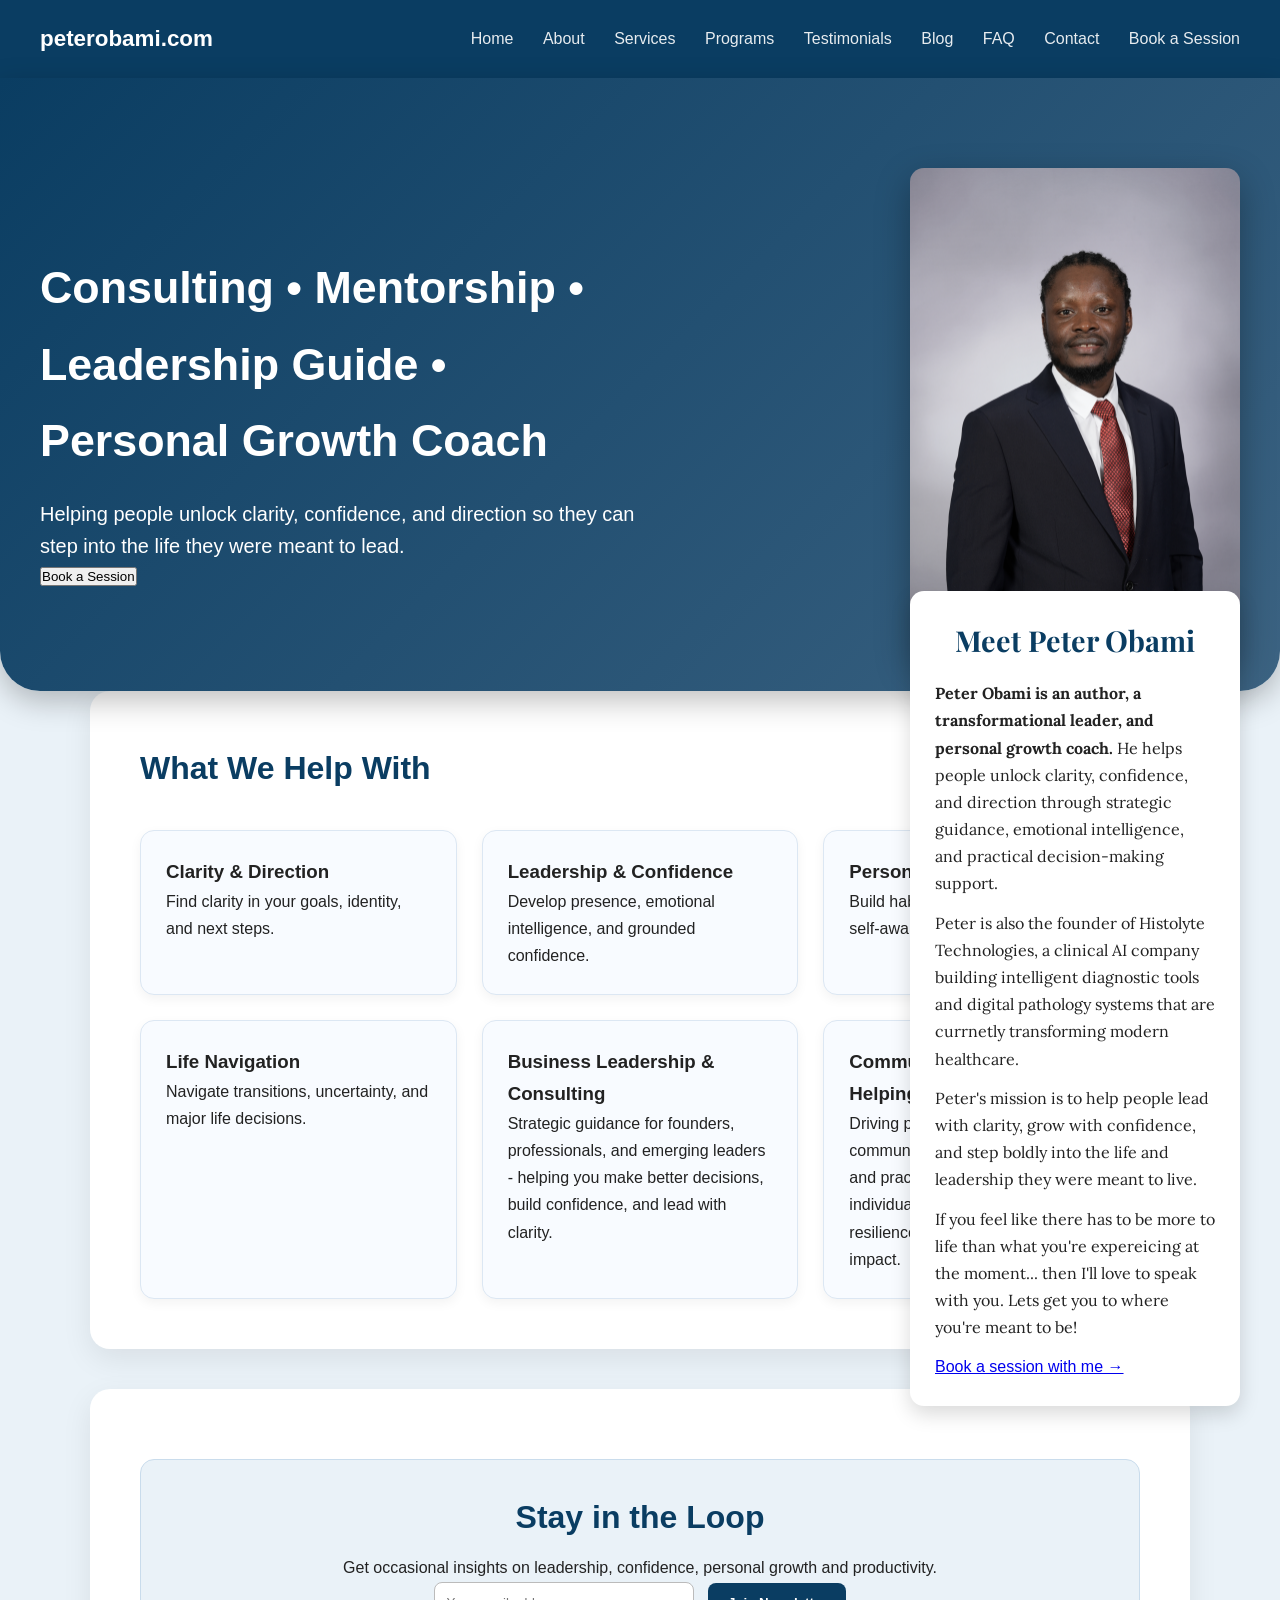
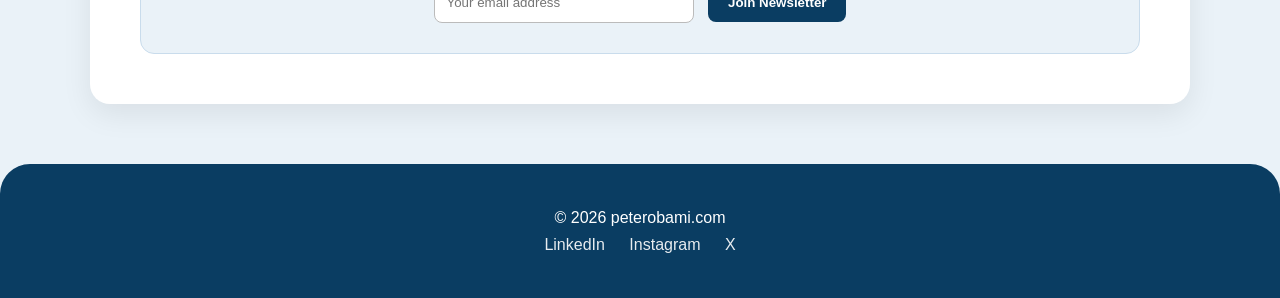
<file: index.html>
<!DOCTYPE html>
<html lang="en">
<head>
  <link rel="icon" type="image/png" href="favicon.png">
  <link rel="icon" type="image/x-icon" href="favicon.ico">
  <meta charset="UTF-8">
  <title>Peter Obami — Mentor & Leadership Guide</title>
  <meta name="viewport" content="width=device-width, initial-scale=1">
  <link rel="stylesheet" href="style.css">
</head>
<body>

<header>
  <div class="logo">peterobami.com</div>
  <nav>
    <a href="index.html">Home</a>
    <a href="about.html">About</a>
    <a href="services.html">Services</a>
    <a href="programs.html">Programs</a>
    <a href="testimonials.html">Testimonials</a>
    <a href="blog.html">Blog</a>
    <a href="faq.html">FAQ</a>
    <a href="contact.html">Contact</a>
    <a href="https://calendly.com/peterobami/new-meeting" class="cta-nav" target="_blank">Book a Session</a>
  </nav>
</header>

<!-- HERO SECTION -->
<section class="hero">
  <div class="hero-text">
    <h1>Consulting • Mentorship • Leadership Guide • Personal Growth Coach</h1>
    <p>Helping people unlock clarity, confidence, and direction so they can step into the life they were meant to lead.</p>

    <a href="https://calendly.com/peterobami/new-meeting" target="_blank">
      <button class="hero-btn">Book a Session</button>
    </a>
  </div>

  <div class="hero-image">
    <img src="peter-hero.jpg" alt="Peter Obami">
  </div>
</section>

<div class="founder-floating">
  <h2>Meet Peter Obami</h2>

  <p><strong>Peter Obami is an author, a transformational leader, and personal growth coach.</strong> He helps people unlock clarity, confidence, and direction through strategic guidance, emotional intelligence, and practical decision‑making support.</p>

  <p>Peter is also the founder of Histolyte Technologies, a clinical AI company building intelligent diagnostic tools and digital pathology systems that are currnetly transforming modern healthcare.</p>

  <p>Peter's mission is to help people lead with clarity, grow with confidence, and step boldly into the life and leadership they were meant to live.</p>

  <p>If you feel like there has to be more to life than what you're expereicing at the moment... then I'll love to speak with you. Lets get you to where you're meant to be!</p>
  <div class="founder-cta-watermark">
  <a href="https://calendly.com/peterobami/new-meeting" target="_blank">
    Book a session with me →
  </a>
</div>

</div>
<!-- WHAT WE HELP WITH -->
<section class="section">
  <h2>What We Help With</h2>

  <div class="card">
    <h3>Clarity & Direction</h3>
    <p>Find clarity in your goals, identity, and next steps.</p>
  </div>

  <div class="card">
    <h3>Leadership & Confidence</h3>
    <p>Develop presence, emotional intelligence, and grounded confidence.</p>
  </div>

  <div class="card">
    <h3>Personal Growth</h3>
    <p>Build habits, mindset, and self‑awareness for long‑term growth.</p>
  </div>

  <div class="card">
    <h3>Life Navigation</h3>
    <p>Navigate transitions, uncertainty, and major life decisions.</p>
  </div>

  <div class="card">
    <h3>Business Leadership & Consulting</h3>
    <p>Strategic guidance for founders, professionals, and emerging leaders - helping you make better decisions, build confidence, and lead with clarity.</p>
  </div>

  <div class="card">
  <h3>Community Development & Helping Hands</h3>
  <p>Driving positive change through community engagement, mentorship, and practical support - helping individuals and groups build resilience, confidence, and long‑term impact.</p>
  </div>

</section>

<!-- NEWSLETTER SECTION -->
<section class="section">
  <div class="newsletter">
    <h2>Stay in the Loop</h2>
    <p>Get occasional insights on leadership, confidence, personal growth and productivity.</p>
    <input type="email" placeholder="Your email address">
    <button type="button">Join Newsletter</button>
  </div>
</section>

<footer>
  <p>© 2026 peterobami.com</p>
  <div class="social-links">
  <a href="https://www.linkedin.com/in/peterobami" target="_blank">LinkedIn</a>
  <a href="https://www.instagram.com/peterobami_" target="_blank">Instagram</a>
  <a href="https://twitter.com/peterobami" target="_blank">X</a>
</div>
</footer>

</body>
</html>
</file>
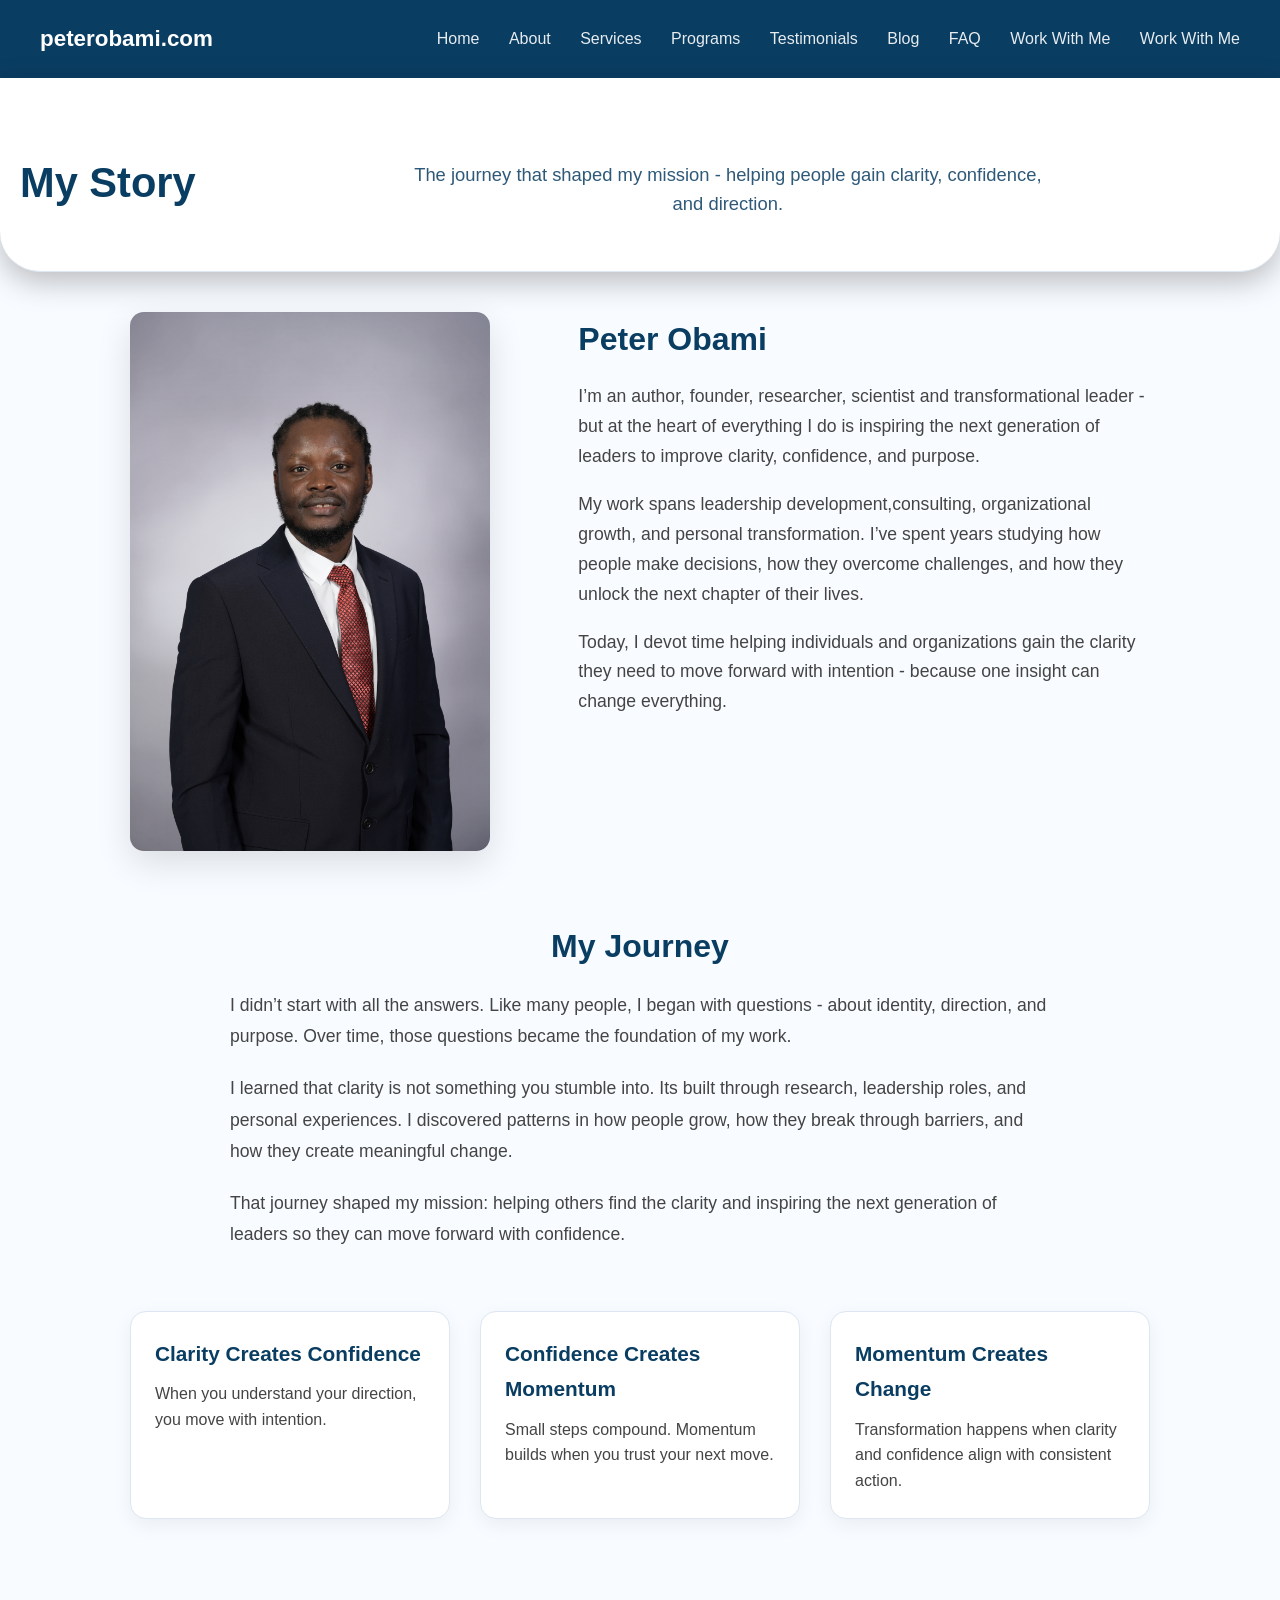
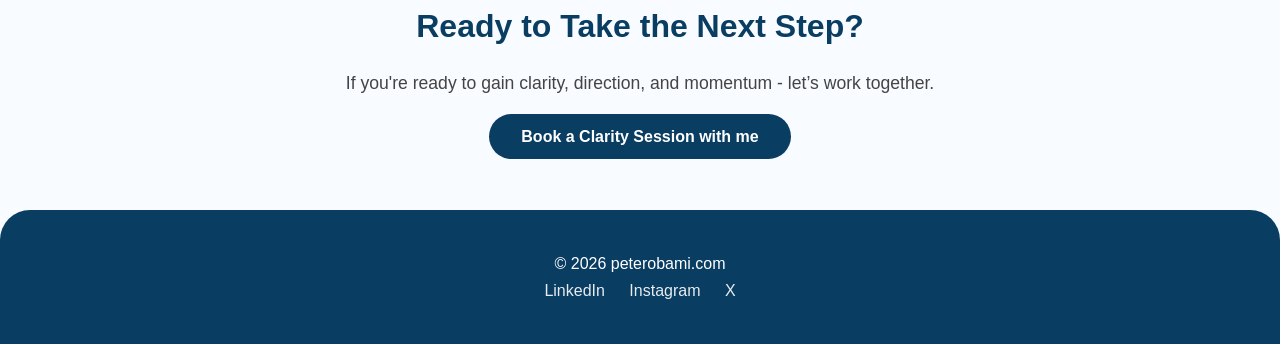
<file: about.html>
<!DOCTYPE html>
<html lang="en">
<head>
  <link rel="icon" type="image/png" href="favicon.png">
  <link rel="icon" type="image/x-icon" href="favicon.ico">

  <meta charset="UTF-8">
  <title>About — Peter Obami</title>
  <meta name="viewport" content="width=device-width, initial-scale=1">
  <link rel="stylesheet" href="style.css">

  <style>
    /* ============================
       LIGHT PREMIUM ABOUT PAGE
       ============================ */

    .about-page {
      background: #f8fbff;
    }

    /* HERO */
    .hero {
      background: white !important;
      padding: 70px 20px 40px !important;
      text-align: center;
      color: #0a3d62 !important;
      border-bottom: 1px solid #dce7f3;
    }

    .hero h1 {
      font-size: 2.6rem;
      font-weight: 700;
      margin-bottom: 12px;
    }

    .hero p {
      font-size: 1.15rem;
      max-width: 650px;
      margin: 0 auto;
      opacity: 0.85;
      line-height: 1.6;
    }

    /* MAIN BIO SECTION */
    .bio-section {
      max-width: 1100px;
      margin: 40px auto;
      display: grid;
      grid-template-columns: 1fr 1.4fr;
      gap: 40px;
      padding: 0 40px;
    }

    @media (max-width: 900px) {
      .bio-section {
        grid-template-columns: 1fr;
      }
    }

    .bio-photo img {
      width: 100%;
      max-width: 360px;
      border-radius: 14px;
      box-shadow: 0 12px 35px rgba(0,0,0,0.12);
    }

    .bio-text h2 {
      font-size: 2rem;
      color: #0a3d62;
      margin-bottom: 16px;
    }

    .bio-text p {
      font-size: 1.1rem;
      color: #444;
      line-height: 1.7;
      margin-bottom: 18px;
    }

    /* STORY SECTION */
    .story-section {
      max-width: 900px;
      margin: 60px auto;
      padding: 0 40px;
      text-align: left;
    }

    .story-section h2 {
      font-size: 2rem;
      color: #0a3d62;
      margin-bottom: 16px;
      text-align: center;
    }

    .story-section p {
      font-size: 1.1rem;
      color: #444;
      line-height: 1.8;
      margin-bottom: 20px;
    }

    /* BELIEFS SECTION */
    .beliefs-section {
      max-width: 1100px;
      margin: 60px auto;
      padding: 0 40px;
    }

    .beliefs-grid {
      display: grid;
      grid-template-columns: repeat(auto-fit, minmax(260px, 1fr));
      gap: 30px;
    }

    .belief-card {
      background: white;
      border-radius: 16px;
      padding: 24px;
      border: 1px solid #dce7f3;
      box-shadow: 0 6px 20px rgba(0,0,0,0.06);
    }

    .belief-card h3 {
      color: #0a3d62;
      margin-bottom: 10px;
      font-size: 1.3rem;
    }

    .belief-card p {
      color: #444;
      line-height: 1.6;
      font-size: 1rem;
    }

    /* CTA */
    .cta-section {
      text-align: center;
      margin: 80px auto 60px;
      max-width: 700px;
      padding: 0 40px;
    }

    .cta-section h2 {
      font-size: 2rem;
      color: #0a3d62;
      margin-bottom: 16px;
    }

    .cta-section p {
      font-size: 1.1rem;
      color: #444;
      margin-bottom: 24px;
      line-height: 1.7;
    }

    .cta-section a {
      padding: 14px 32px;
      background: #0a3d62;
      color: white;
      border-radius: 999px;
      text-decoration: none;
      font-weight: 600;
      transition: 0.2s ease;
    }

    .cta-section a:hover {
      background: #07405a;
    }

  </style>
</head>

<body>
<div class="about-page">

<header>
  <div class="logo">peterobami.com</div>
  <nav>
    <a href="index.html">Home</a>
    <a href="about.html">About</a>
    <a href="services.html">Services</a>
    <a href="programs.html">Programs</a>
    <a href="testimonials.html">Testimonials</a>
    <a href="blog.html">Blog</a>
    <a href="faq.html">FAQ</a>
    <a href="contact.html">Work With Me</a>
    <a href="https://calendly.com/peterobami/new-meeting" class="cta-nav" target="_blank">Work With Me</a>
  </nav>
</header>

<!-- HERO -->
<section class="hero">
  <h1>My Story</h1>
  <p>The journey that shaped my mission - helping people gain clarity, confidence, and direction.</p>
</section>

<!-- BIO SECTION -->
<section class="bio-section">
  <div class="bio-photo">
    <img src="peter-hero.jpg" alt="Peter Obami">
  </div>

  <div class="bio-text">
    <h2>Peter Obami</h2>
    <p>I’m an author, founder, researcher, scientist and transformational leader - but at the heart of everything I do is inspiring the next generation of leaders to improve clarity, confidence, and purpose.</p>

    <p>My work spans leadership development,consulting, organizational growth, and personal transformation. I’ve spent years studying how people make decisions, how they overcome challenges, and how they unlock the next chapter of their lives.</p>

    <p>Today, I devot time helping individuals and organizations gain the clarity they need to move forward with intention - because one insight can change everything.</p>
  </div>
</section>

<!-- STORY SECTION -->
<section class="story-section">
  <h2>My Journey</h2>

  <p>I didn’t start with all the answers. Like many people, I began with questions - about identity, direction, and purpose. Over time, those questions became the foundation of my work.</p>

  <p>I learned that clarity is not something you stumble into. Its built through research, leadership roles, and personal experiences. I discovered patterns in how people grow, how they break through barriers, and how they create meaningful change.</p>

  <p>That journey shaped my mission: helping others find the clarity and inspiring the next generation of leaders so they can move forward with confidence.</p>
</section>

<!-- BELIEFS SECTION -->
<section class="beliefs-section">
  <div class="beliefs-grid">

    <div class="belief-card">
      <h3>Clarity Creates Confidence</h3>
      <p>When you understand your direction, you move with intention.</p>
    </div>

    <div class="belief-card">
      <h3>Confidence Creates Momentum</h3>
      <p>Small steps compound. Momentum builds when you trust your next move.</p>
    </div>

    <div class="belief-card">
      <h3>Momentum Creates Change</h3>
      <p>Transformation happens when clarity and confidence align with consistent action.</p>
    </div>

  </div>
</section>

<!-- CTA -->
<section class="cta-section">
  <h2>Ready to Take the Next Step?</h2>
  <p>If you're ready to gain clarity, direction, and momentum - let’s work together.</p>
  <a href="contact.html">Book a Clarity Session with me</a>
</section>

<footer>
  <p>© 2026 peterobami.com</p>
  <div class="social-links">
    <a href="#">LinkedIn</a>
    <a href="#">Instagram</a>
    <a href="#">X</a>
  </div>
</footer>

</div>
</body>
</html>
</file>
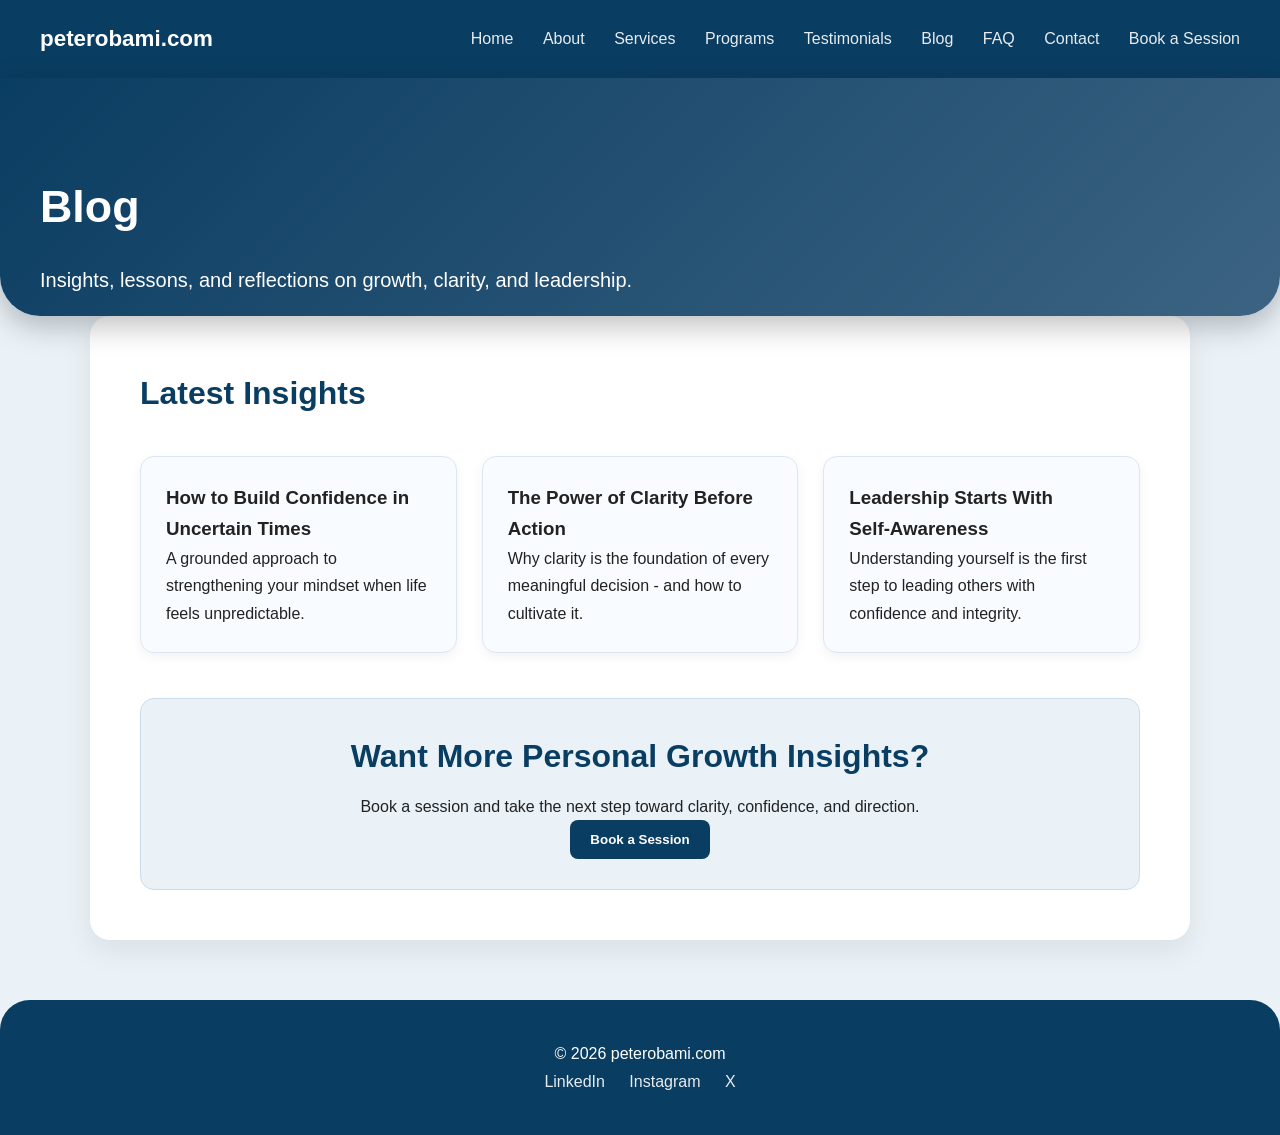
<file: blog.html>
<!DOCTYPE html>
<html lang="en">
<head>
  <link rel="icon" type="image/png" href="favicon.png">
  <link rel="icon" type="image/x-icon" href="favicon.ico">

  <meta charset="UTF-8">
  <title>Blog - Peter Obami</title>
  <meta name="viewport" content="width=device-width, initial-scale=1">
  <link rel="stylesheet" href="style.css">
</head>
<body>

<header>
  <div class="logo">peterobami.com</div>
  <nav>
    <a href="index.html">Home</a>
    <a href="about.html">About</a>
    <a href="services.html">Services</a>
    <a href="programs.html">Programs</a>
    <a href="testimonials.html">Testimonials</a>
    <a href="blog.html">Blog</a>
    <a href="faq.html">FAQ</a>
    <a href="contact.html">Contact</a>
    <a href="https://calendly.com/peterobami/new-meeting" class="cta-nav" target="_blank">Book a Session</a>
  </nav>
</header>

<!-- BLOG HERO -->
<section class="hero small-hero">
  <div class="hero-text">
    <h1>Blog</h1>
    <p>Insights, lessons, and reflections on growth, clarity, and leadership.</p>
  </div>
</section>

<!-- BLOG CONTENT -->
<section class="section">

  <h2>Latest Insights</h2>

  <div class="card">
    <h3>How to Build Confidence in Uncertain Times</h3>
    <p>A grounded approach to strengthening your mindset when life feels unpredictable.</p>
  </div>

  <div class="card">
    <h3>The Power of Clarity Before Action</h3>
    <p>Why clarity is the foundation of every meaningful decision - and how to cultivate it.</p>
  </div>

  <div class="card">
    <h3>Leadership Starts With Self‑Awareness</h3>
    <p>Understanding yourself is the first step to leading others with confidence and integrity.</p>
  </div>

  <!-- CTA -->
  <div class="newsletter">
    <h2>Want More Personal Growth Insights?</h2>
    <p>Book a session and take the next step toward clarity, confidence, and direction.</p>
    <a href="https://calendly.com/peterobami/new-meeting" target="_blank">
      <button type="button">Book a Session</button>
    </a>
  </div>

</section>

<footer>
  <p>© 2026 peterobami.com</p>
  <div class="social-links">
    <a href="#">LinkedIn</a>
    <a href="#">Instagram</a>
    <a href="#">X</a>
  </div>
</footer>

</body>
</html>
</file>
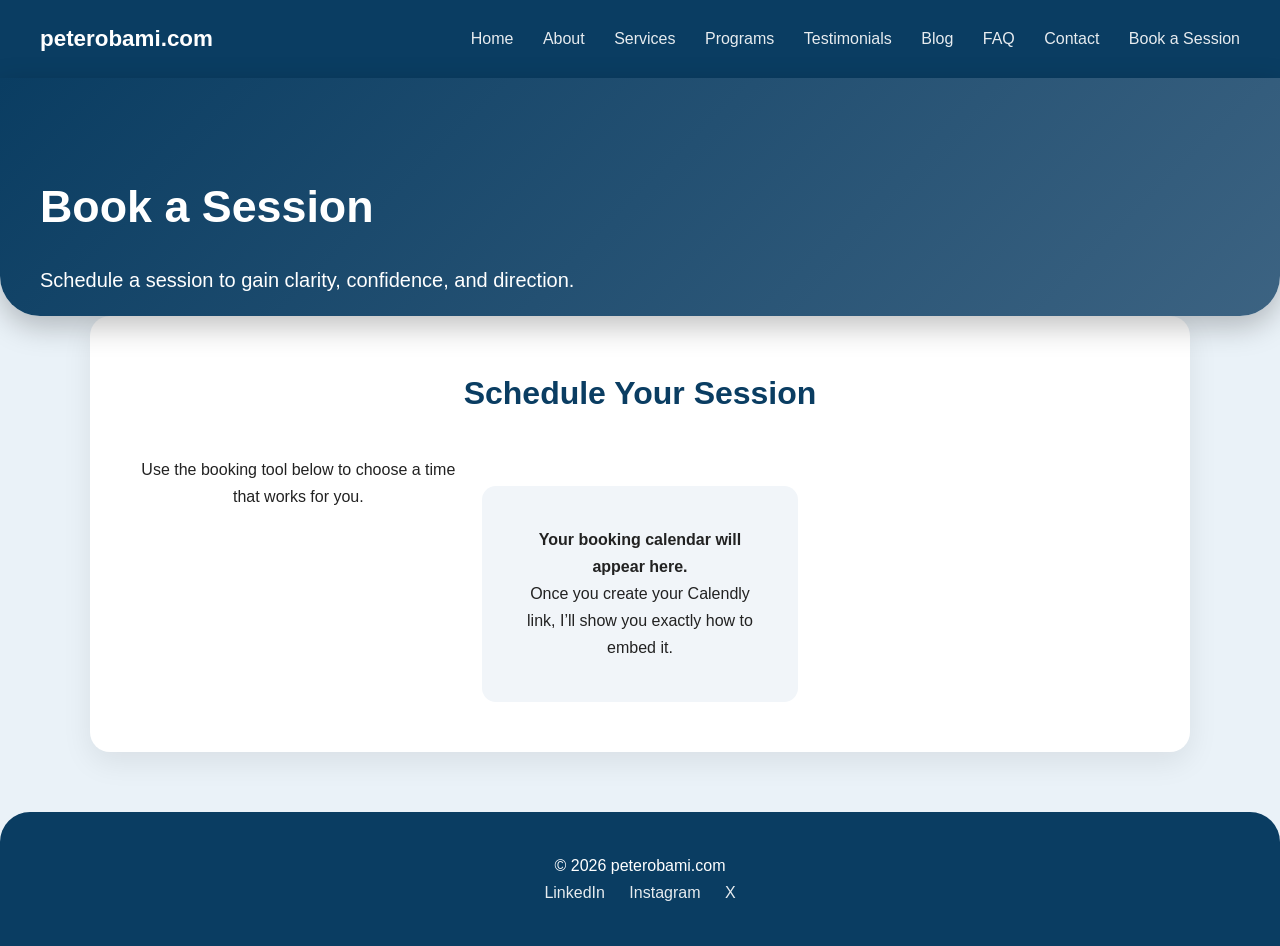
<file: booking.html>
<!DOCTYPE html>
<html lang="en">
<head>
  <link rel="icon" type="image/png" href="favicon.png">
  <link rel="icon" type="image/x-icon" href="favicon.ico">

  <meta charset="UTF-8">
  <title>Book a Session — Peter Obami</title>
  <meta name="viewport" content="width=device-width, initial-scale=1">
  <link rel="stylesheet" href="style.css">
</head>
<body>

<header>
  <div class="logo">peterobami.com</div>
  <nav>
    <a href="index.html">Home</a>
    <a href="about.html">About</a>
    <a href="services.html">Services</a>
    <a href="programs.html">Programs</a>
    <a href="testimonials.html">Testimonials</a>
    <a href="blog.html">Blog</a>
    <a href="faq.html">FAQ</a>
    <a href="contact.html">Contact</a>
    <a href="booking.html" class="cta-nav">Book a Session</a>
  </nav>
</header>

<!-- BOOKING HERO -->
<section class="hero small-hero">
  <div class="hero-text">
    <h1>Book a Session</h1>
    <p>Schedule a session to gain clarity, confidence, and direction.</p>
  </div>
</section>

<!-- BOOKING CONTENT -->
<section class="section" style="text-align:center;">

  <h2>Schedule Your Session</h2>
  <p>Use the booking tool below to choose a time that works for you.</p>

  <!-- PLACEHOLDER UNTIL YOU ADD YOUR CALENDLY LINK -->
  <div style="margin-top:30px; padding:40px; background:#f1f5f9; border-radius:14px;">
    <p><strong>Your booking calendar will appear here.</strong></p>
    <p>Once you create your Calendly link, I’ll show you exactly how to embed it.</p>
  </div>

</section>

<footer>
  <p>© 2026 peterobami.com</p>
  <div class="social-links">
    <a href="#">LinkedIn</a>
    <a href="#">Instagram</a>
    <a href="#">X</a>
  </div>
</footer>

</body>
</html>
</file>
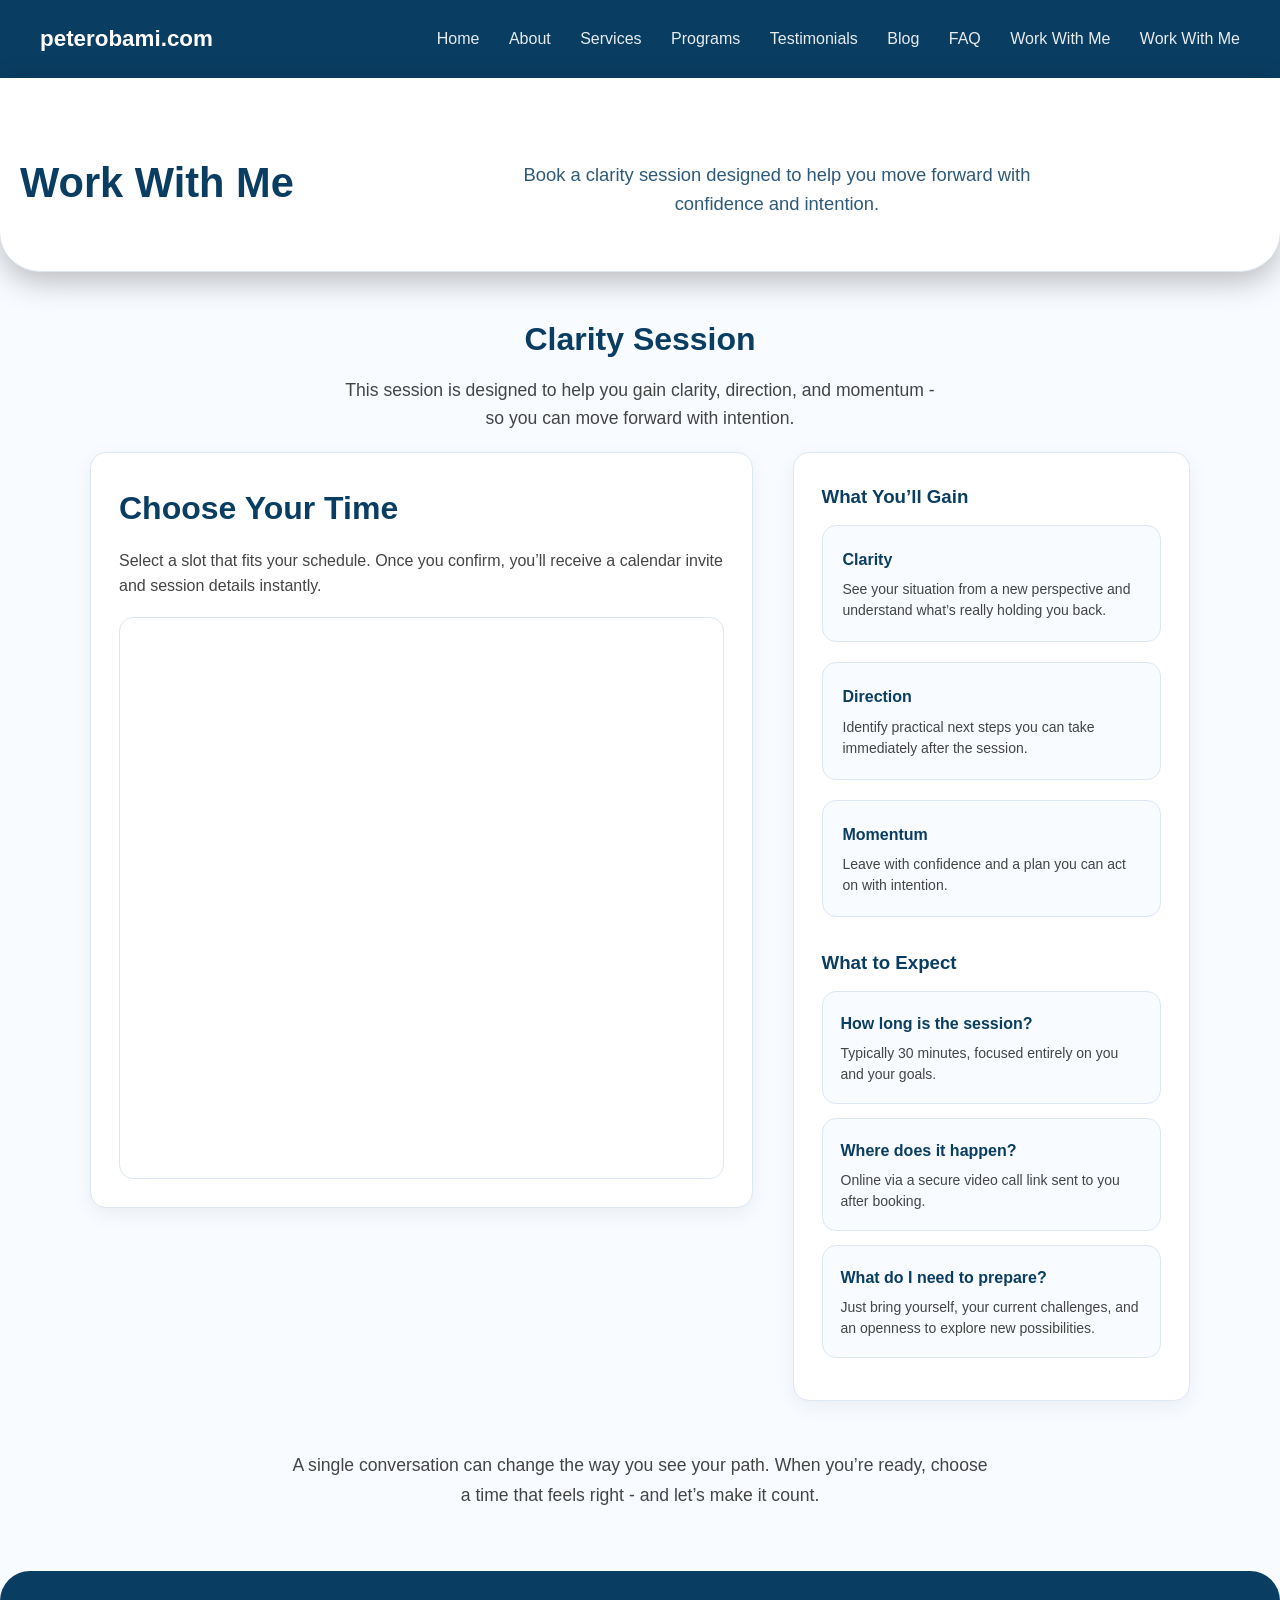
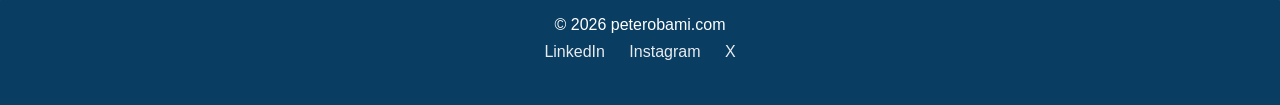
<file: contact.html>
<!DOCTYPE html>
<html lang="en">
<head>
  <meta charset="UTF-8">
  <title>Work With Me — Peter Obami</title>
  <meta name="viewport" content="width=device-width, initial-scale=1">
  <link rel="stylesheet" href="style.css">
  <link rel="icon" type="image/png" href="favicon.png">
  <link rel="icon" type="image/x-icon" href="favicon.ico">

  <style>
    /* ============================
       LIGHT PREMIUM OVERRIDES
       ============================ */

    .booking-page {
      background: #f8fbff;
    }

    /* HERO — Light, Tight, Premium */
    .hero {
      background: white !important;
      padding: 70px 20px 40px !important;
      text-align: center;
      color: #0a3d62 !important;
      border-bottom: 1px solid #dce7f3;
    }

    .hero h1 {
      font-size: 2.6rem;
      font-weight: 700;
      margin-bottom: 12px;
    }

    .hero p {
      font-size: 1.15rem;
      max-width: 600px;
      margin: 0 auto;
      opacity: 0.85;
      line-height: 1.6;
    }

    .hero-cta {
      margin-top: 28px;
      padding: 14px 32px;
      background: #0a3d62;
      color: white;
      border: none;
      border-radius: 999px;
      font-size: 1rem;
      cursor: pointer;
      transition: 0.2s ease;
    }

    .hero-cta:hover {
      background: #07405a;
    }

    /* SECTION HEADER */
    .section-header {
      text-align: center;
      margin: 40px auto 20px;
    }

    .section-header h2 {
      font-size: 2rem;
      color: #0a3d62;
      margin-bottom: 10px;
    }

    .section-header p {
      font-size: 1.1rem;
      color: #444;
      max-width: 600px;
      margin: 0 auto;
      line-height: 1.6;
    }

    /* MAIN SECTION OVERRIDE */
    .booking-page .section {
      background: transparent !important;
      box-shadow: none !important;
      padding: 0 !important;
      border-radius: 0 !important;
      display: block !important;
      max-width: 1100px !important;
      margin: 20px auto !important;
    }

    /* GRID */
    .booking-page .layout {
      display: grid !important;
      grid-template-columns: minmax(0, 2fr) minmax(0, 1.2fr) !important;
      gap: 40px !important;
      align-items: start !important;
    }

    @media (max-width: 900px) {
      .booking-page .layout {
        grid-template-columns: 1fr !important;
      }
    }

    /* LIGHT PREMIUM CARDS */
    .booking-page .card {
      background: white !important;
      border-radius: 16px !important;
      padding: 28px !important;
      border: 1px solid #dce7f3 !important;
      box-shadow: 0 6px 20px rgba(0,0,0,0.06) !important;
      width: 100% !important;
      margin: 0 !important;
    }

    .booking-page .card h2,
    .booking-page .card h3 {
      color: #0a3d62 !important;
      margin-bottom: 12px;
    }

    .booking-page .card p {
      color: #444 !important;
      line-height: 1.6;
      margin-bottom: 18px;
    }

    /* CALENDLY */
    .calendar-frame {
      border-radius: 14px;
      overflow: hidden;
      border: 1px solid #dce7f3;
      background: white;
      min-height: 560px;
      margin-top: 10px;
    }

    /* BENEFITS */
    .benefits {
      display: grid;
      gap: 20px;
      grid-template-columns: repeat(auto-fit, minmax(240px, 1fr));
      margin-top: 10px;
    }

    .benefit {
      background: #f8fbff;
      border-radius: 14px;
      padding: 20px;
      border: 1px solid #dce7f3;
    }

    .benefit-title {
      font-weight: 600;
      margin-bottom: 6px;
      color: #0a3d62;
    }

    .benefit-text {
      color: #444;
      font-size: 14px;
      line-height: 1.5;
    }

    /* FAQ */
    .faq {
      margin-top: 30px;
    }

    .faq-item {
      background: #f8fbff;
      border-radius: 14px;
      padding: 18px;
      border: 1px solid #dce7f3;
      margin-bottom: 14px;
    }

    .faq-q {
      font-weight: 600;
      margin-bottom: 6px;
      color: #0a3d62;
    }

    .faq-a {
      color: #444;
      font-size: 14px;
      line-height: 1.5;
    }

    /* CLOSING */
    .closing {
      margin-top: 50px;
      font-size: 1.1rem;
      color: #444;
      line-height: 1.7;
      text-align: center;
      max-width: 700px;
      margin-left: auto;
      margin-right: auto;
    }
  </style>
</head>

<body>
<div class="booking-page">

<header>
  <div class="logo">peterobami.com</div>
  <nav>
    <a href="index.html">Home</a>
    <a href="about.html">About</a>
    <a href="services.html">Services</a>
    <a href="programs.html">Programs</a>
    <a href="testimonials.html">Testimonials</a>
    <a href="blog.html">Blog</a>
    <a href="faq.html">FAQ</a>
    <a href="contact.html">Work With Me</a>
    <a href="https://calendly.com/peterobami/new-meeting" class="cta-nav" target="_blank">Work With Me</a>
  </nav>
</header>

<!-- HERO -->
<section class="hero">
  <h1>Work With Me</h1>
  <p>Book a clarity session designed to help you move forward with confidence and intention.</p>
</section>

<!-- SECTION HEADER -->
<div class="section-header">
  <h2>Clarity Session</h2>
  <p>This session is designed to help you gain clarity, direction, and momentum - so you can move forward with intention.</p>
</div>

<!-- MAIN CONTENT -->
<section class="section">

  <div class="layout">

    <!-- LEFT: BOOKING -->
    <div class="card" id="booking">
      <h2>Choose Your Time</h2>
      <p>Select a slot that fits your schedule. Once you confirm, you’ll receive a calendar invite and session details instantly.</p>

      <div class="calendar-frame">
        <!-- Calendly inline widget begin -->
        <div class="calendly-inline-widget" 
             data-url="https://calendly.com/peterobami?hide_gdpr_banner=1" 
             style="min-width:100%;height:560px;">
        </div>
        <script type="text/javascript" 
                src="https://assets.calendly.com/assets/external/widget.js" 
                async>
        </script>
        <!-- Calendly inline widget end -->
      </div>
    </div>

    <!-- RIGHT: VALUE + FAQ -->
    <div class="card">

      <h3>What You’ll Gain</h3>
      <div class="benefits">
        <div class="benefit">
          <div class="benefit-title">Clarity</div>
          <div class="benefit-text">See your situation from a new perspective and understand what’s really holding you back.</div>
        </div>
        <div class="benefit">
          <div class="benefit-title">Direction</div>
          <div class="benefit-text">Identify practical next steps you can take immediately after the session.</div>
        </div>
        <div class="benefit">
          <div class="benefit-title">Momentum</div>
          <div class="benefit-text">Leave with confidence and a plan you can act on with intention.</div>
        </div>
      </div>

      <div class="faq">
        <h3>What to Expect</h3>

        <div class="faq-item">
          <div class="faq-q">How long is the session?</div>
          <div class="faq-a">Typically 30 minutes, focused entirely on you and your goals.</div>
        </div>

        <div class="faq-item">
          <div class="faq-q">Where does it happen?</div>
          <div class="faq-a">Online via a secure video call link sent to you after booking.</div>
        </div>

        <div class="faq-item">
          <div class="faq-q">What do I need to prepare?</div>
          <div class="faq-a">Just bring yourself, your current challenges, and an openness to explore new possibilities.</div>
        </div>
      </div>

    </div>
  </div>

  <div class="closing">
    A single conversation can change the way you see your path.  
    When you’re ready, choose a time that feels right - and let’s make it count.
  </div>

</section>

<footer>
  <p>© 2026 peterobami.com</p>
  <div class="social-links">
    <a href="#">LinkedIn</a>
    <a href="#">Instagram</a>
    <a href="#">X</a>
  </div>
</footer>

</div>
</body>
</html>
</file>
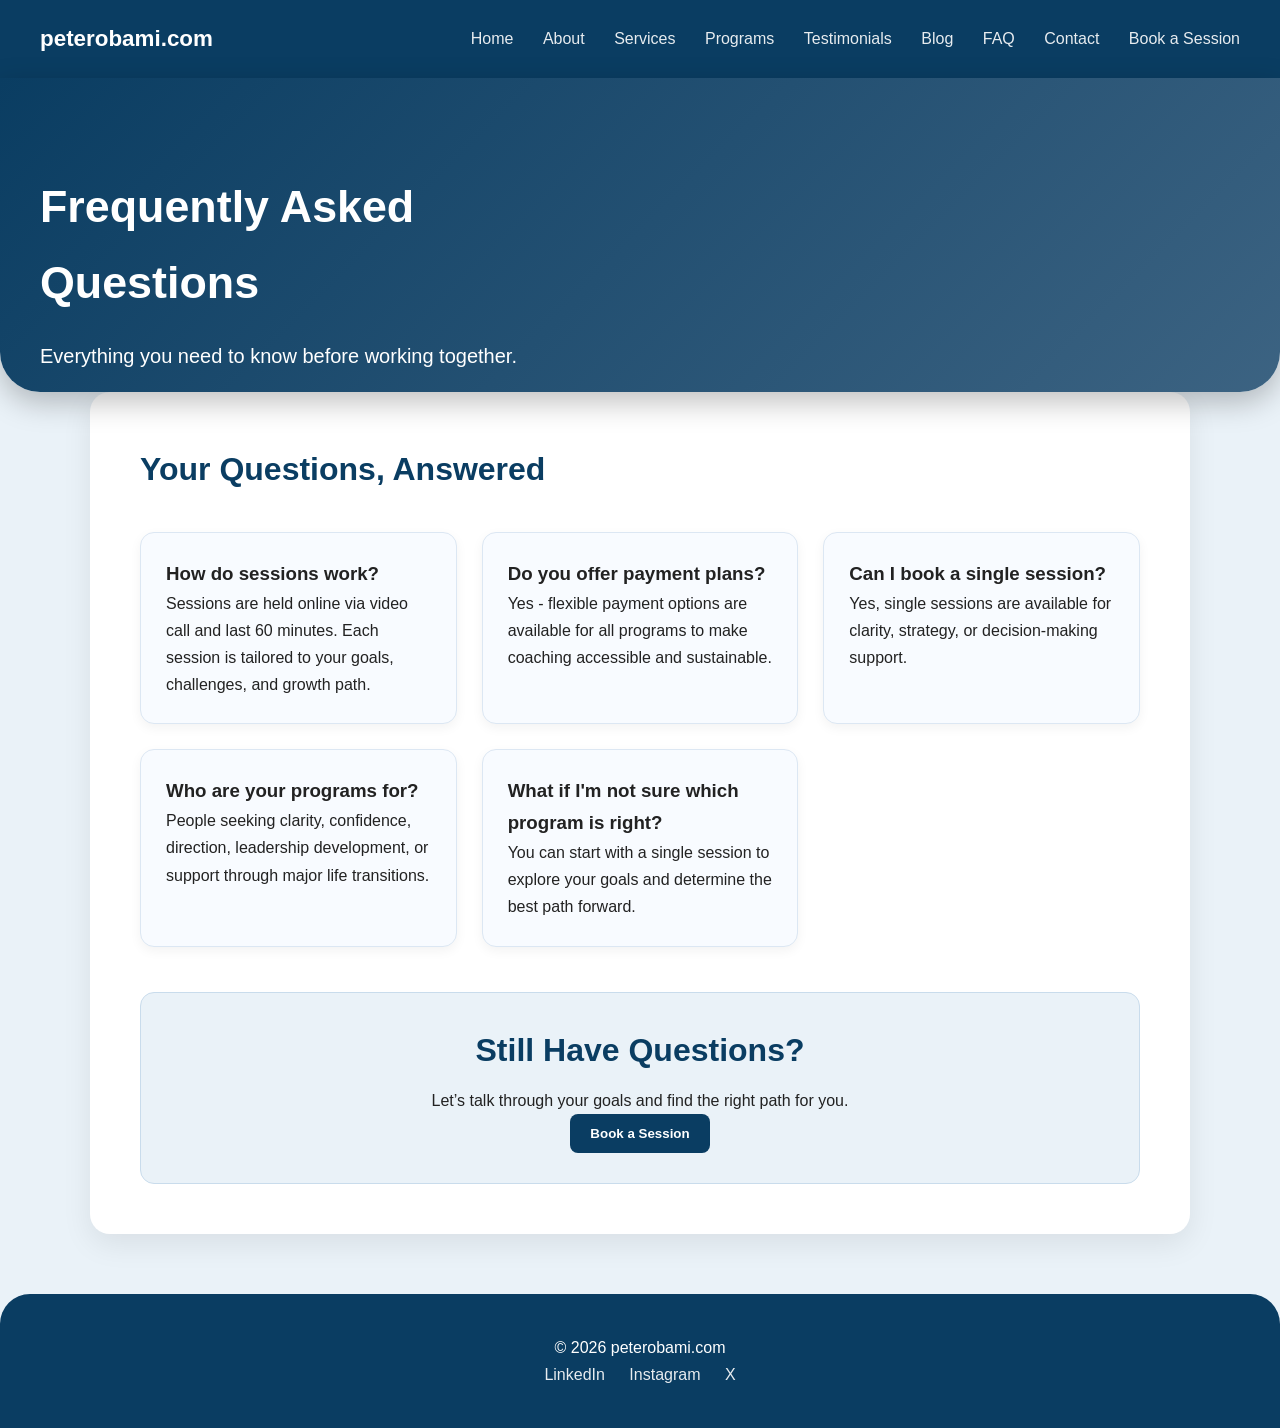
<file: faq.html>
<!DOCTYPE html>
<html lang="en">
<head>
  <link rel="icon" type="image/png" href="favicon.png">
  <link rel="icon" type="image/x-icon" href="favicon.ico">

  <meta charset="UTF-8">
  <title>FAQ — Peter Obami</title>
  <meta name="viewport" content="width=device-width, initial-scale=1">
  <link rel="stylesheet" href="style.css">
</head>
<body>

<header>
  <div class="logo">peterobami.com</div>
  <nav>
    <a href="index.html">Home</a>
    <a href="about.html">About</a>
    <a href="services.html">Services</a>
    <a href="programs.html">Programs</a>
    <a href="testimonials.html">Testimonials</a>
    <a href="blog.html">Blog</a>
    <a href="faq.html">FAQ</a>
    <a href="contact.html">Contact</a>
    <a href="https://calendly.com/peterobami/new-meeting" class="cta-nav" target="_blank">Book a Session</a>
  </nav>
</header>

<!-- FAQ HERO -->
<section class="hero small-hero">
  <div class="hero-text">
    <h1>Frequently Asked Questions</h1>
    <p>Everything you need to know before working together.</p>
  </div>
</section>

<!-- FAQ CONTENT -->
<section class="section">

  <h2>Your Questions, Answered</h2>

  <div class="card">
    <h3>How do sessions work?</h3>
    <p>Sessions are held online via video call and last 60 minutes. Each session is tailored to your goals, challenges, and growth path.</p>
  </div>

  <div class="card">
    <h3>Do you offer payment plans?</h3>
    <p>Yes - flexible payment options are available for all programs to make coaching accessible and sustainable.</p>
  </div>

  <div class="card">
    <h3>Can I book a single session?</h3>
    <p>Yes, single sessions are available for clarity, strategy, or decision‑making support.</p>
  </div>

  <div class="card">
    <h3>Who are your programs for?</h3>
    <p>People seeking clarity, confidence, direction, leadership development, or support through major life transitions.</p>
  </div>

  <div class="card">
    <h3>What if I'm not sure which program is right?</h3>
    <p>You can start with a single session to explore your goals and determine the best path forward.</p>
  </div>

  <!-- CTA -->
  <div class="newsletter">
    <h2>Still Have Questions?</h2>
    <p>Let’s talk through your goals and find the right path for you.</p>
    <a href="https://calendly.com/peterobami/new-meeting" target="_blank">
      <button type="button">Book a Session</button>
    </a>
  </div>

</section>

<footer>
  <p>© 2026 peterobami.com</p>
  <div class="social-links">
    <a href="#">LinkedIn</a>
    <a href="#">Instagram</a>
    <a href="#">X</a>
  </div>
</footer>

</body>
</html>
</file>
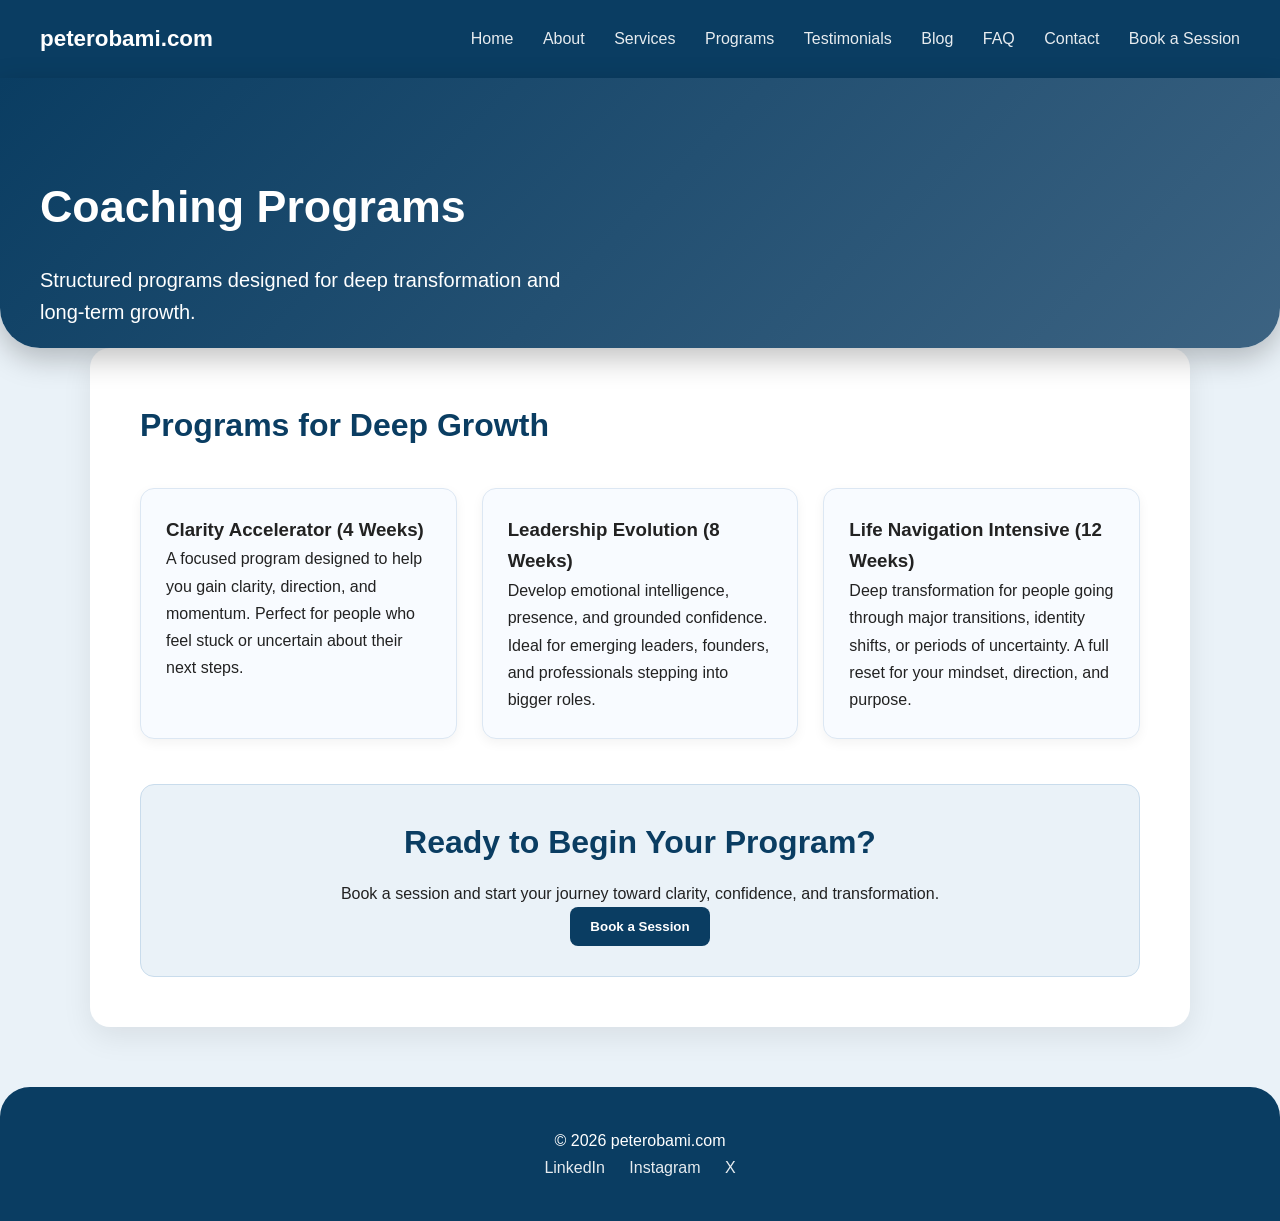
<file: programs.html>
<!DOCTYPE html>
<html lang="en">
<head>
  <link rel="icon" type="image/png" href="favicon.png">
  <link rel="icon" type="image/x-icon" href="favicon.ico">

  <meta charset="UTF-8">
  <title>Programs — Peter Obami</title>
  <meta name="viewport" content="width=device-width, initial-scale=1">
  <link rel="stylesheet" href="style.css">
</head>
<body>

<header>
  <div class="logo">peterobami.com</div>
  <nav>
    <a href="index.html">Home</a>
    <a href="about.html">About</a>
    <a href="services.html">Services</a>
    <a href="programs.html">Programs</a>
    <a href="testimonials.html">Testimonials</a>
    <a href="blog.html">Blog</a>
    <a href="faq.html">FAQ</a>
    <a href="contact.html">Contact</a>
    <a href="https://calendly.com/peterobami/new-meeting" class="cta-nav" target="_blank">Book a Session</a>
  </nav>
</header>

<!-- PROGRAMS HERO -->
<section class="hero small-hero">
  <div class="hero-text">
    <h1>Coaching Programs</h1>
    <p>Structured programs designed for deep transformation and long‑term growth.</p>
  </div>
</section>

<!-- PROGRAMS CONTENT -->
<section class="section">

  <h2>Programs for Deep Growth</h2>

  <div class="card">
    <h3>Clarity Accelerator (4 Weeks)</h3>
    <p>A focused program designed to help you gain clarity, direction, and momentum. Perfect for people who feel stuck or uncertain about their next steps.</p>
  </div>

  <div class="card">
    <h3>Leadership Evolution (8 Weeks)</h3>
    <p>Develop emotional intelligence, presence, and grounded confidence. Ideal for emerging leaders, founders, and professionals stepping into bigger roles.</p>
  </div>

  <div class="card">
    <h3>Life Navigation Intensive (12 Weeks)</h3>
    <p>Deep transformation for people going through major transitions, identity shifts, or periods of uncertainty. A full reset for your mindset, direction, and purpose.</p>
  </div>

  <!-- CTA -->
  <div class="newsletter">
    <h2>Ready to Begin Your Program?</h2>
    <p>Book a session and start your journey toward clarity, confidence, and transformation.</p>
    <a href="https://calendly.com/peterobami/new-meeting" target="_blank">
      <button type="button">Book a Session</button>
    </a>
  </div>

</section>

<footer>
  <p>© 2026 peterobami.com</p>
  <div class="social-links">
    <a href="#">LinkedIn</a>
    <a href="#">Instagram</a>
    <a href="#">X</a>
  </div>
</footer>

</body>
</html>
</file>
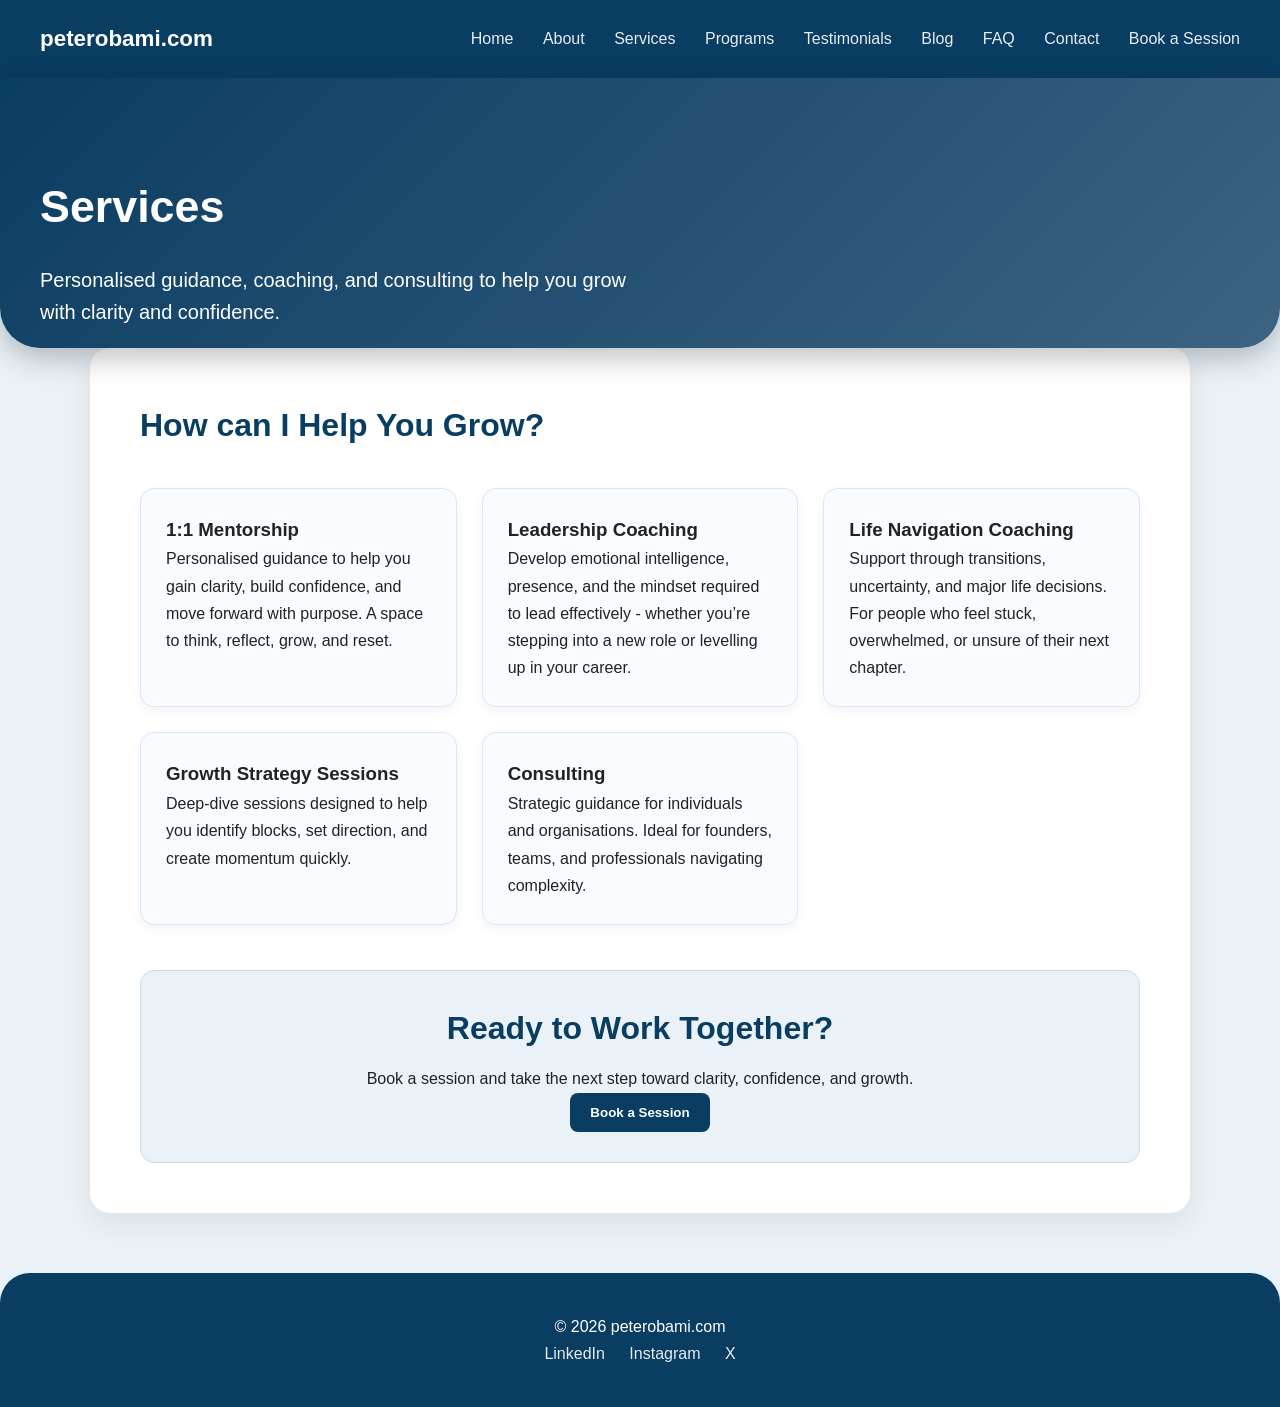
<file: services.html>
<!DOCTYPE html>
<html lang="en">
<head>
  <link rel="icon" type="image/png" href="favicon.png">
  <link rel="icon" type="image/x-icon" href="favicon.ico">

  <meta charset="UTF-8">
  <title>Services — Peter Obami</title>
  <meta name="viewport" content="width=device-width, initial-scale=1">
  <link rel="stylesheet" href="style.css">
</head>
<body>

<header>
  <div class="logo">peterobami.com</div>
  <nav>
    <a href="index.html">Home</a>
    <a href="about.html">About</a>
    <a href="services.html">Services</a>
    <a href="programs.html">Programs</a>
    <a href="testimonials.html">Testimonials</a>
    <a href="blog.html">Blog</a>
    <a href="faq.html">FAQ</a>
    <a href="contact.html">Contact</a>
    <a href="https://calendly.com/peterobami/new-meeting" class="cta-nav" target="_blank">Book a Session</a>
  </nav>
</header>

<!-- SERVICES HERO -->
<section class="hero small-hero">
  <div class="hero-text">
    <h1>Services</h1>
    <p>Personalised guidance, coaching, and consulting to help you grow with clarity and confidence.</p>
  </div>
</section>

<!-- SERVICES CONTENT -->
<section class="section">

  <h2>How can I Help You Grow?</h2>

  <div class="card">
    <h3>1:1 Mentorship</h3>
    <p>Personalised guidance to help you gain clarity, build confidence, and move forward with purpose. A space to think, reflect, grow, and reset.</p>
  </div>

  <div class="card">
    <h3>Leadership Coaching</h3>
    <p>Develop emotional intelligence, presence, and the mindset required to lead effectively - whether you’re stepping into a new role or levelling up in your career.</p>
  </div>

  <div class="card">
    <h3>Life Navigation Coaching</h3>
    <p>Support through transitions, uncertainty, and major life decisions. For people who feel stuck, overwhelmed, or unsure of their next chapter.</p>
  </div>

  <div class="card">
    <h3>Growth Strategy Sessions</h3>
    <p>Deep‑dive sessions designed to help you identify blocks, set direction, and create momentum quickly.</p>
  </div>

  <div class="card">
    <h3>Consulting</h3>
    <p>Strategic guidance for individuals and organisations. Ideal for founders, teams, and professionals navigating complexity.</p>
  </div>

  <!-- CTA -->
  <div class="newsletter">
    <h2>Ready to Work Together?</h2>
    <p>Book a session and take the next step toward clarity, confidence, and growth.</p>
    <a href="https://calendly.com/peterobami/new-meeting" target="_blank">
      <button type="button">Book a Session</button>
    </a>
  </div>

</section>

<footer>
  <p>© 2026 peterobami.com</p>
  <div class="social-links">
    <a href="#">LinkedIn</a>
    <a href="#">Instagram</a>
    <a href="#">X</a>
  </div>
</footer>

</body>
</html>
</file>
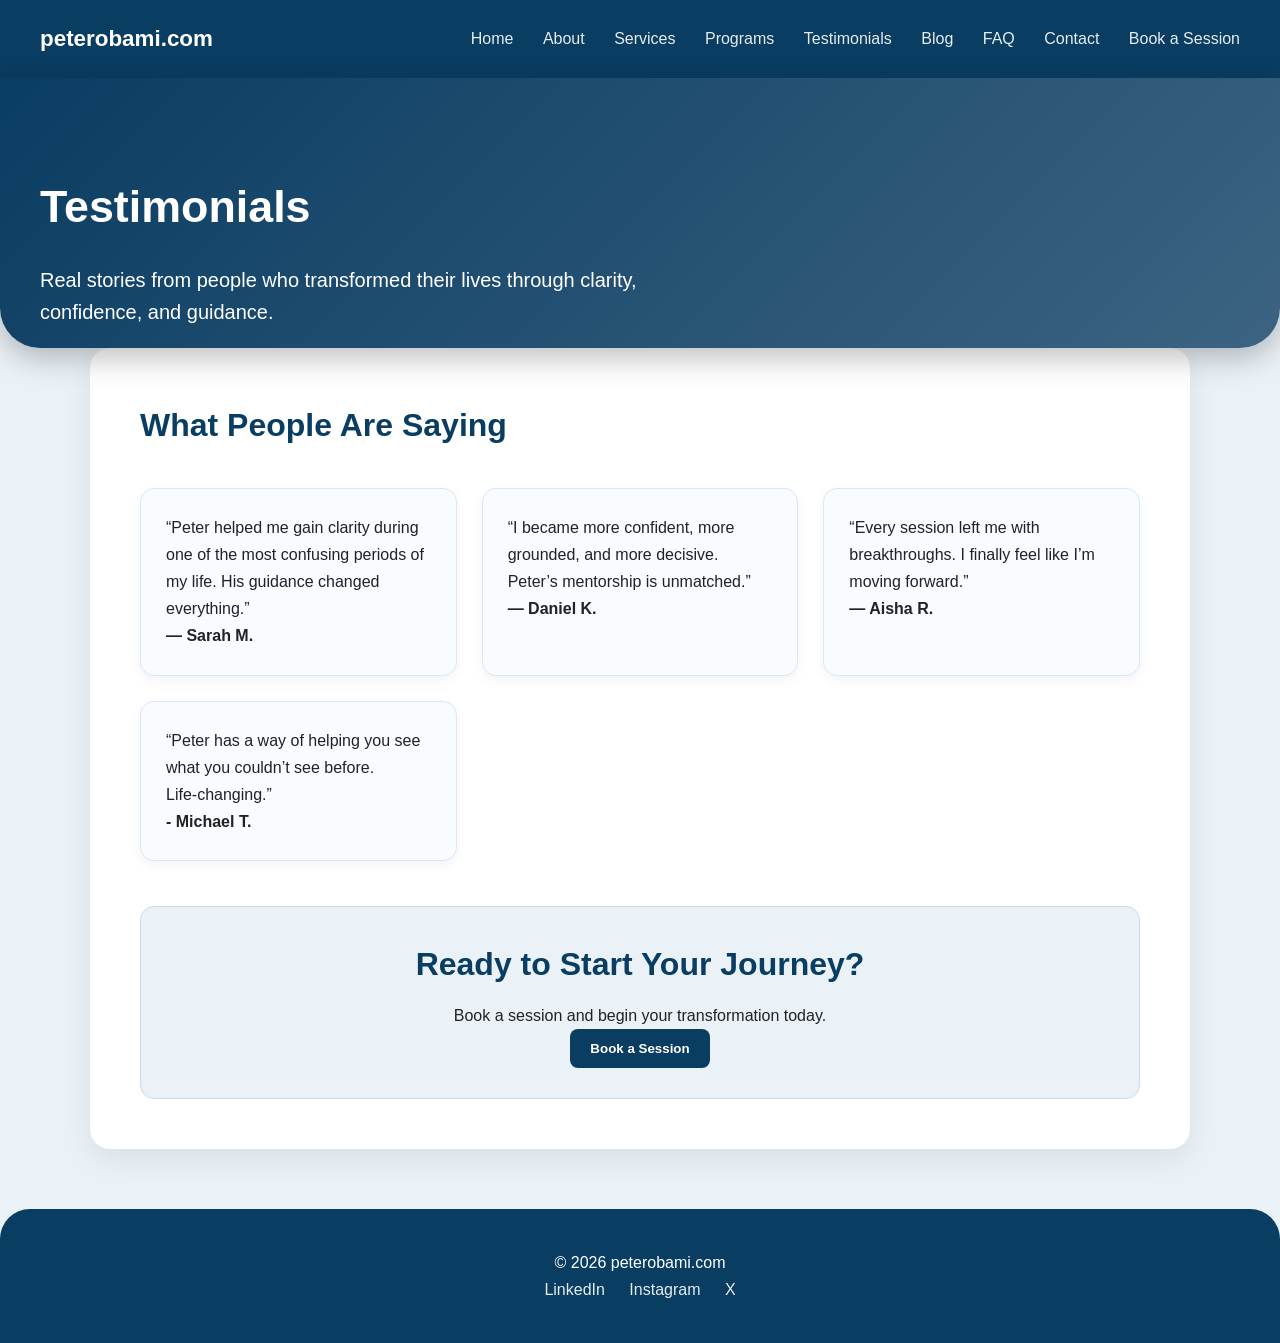
<file: testimonials.html>
<!DOCTYPE html>
<html lang="en">
<head>
  <link rel="icon" type="image/png" href="favicon.png">
  <link rel="icon" type="image/x-icon" href="favicon.ico">

  <meta charset="UTF-8">
  <title>Testimonials — Peter Obami</title>
  <meta name="viewport" content="width=device-width, initial-scale=1">
  <link rel="stylesheet" href="style.css">
</head>
<body>

<header>
  <div class="logo">peterobami.com</div>
  <nav>
    <a href="index.html">Home</a>
    <a href="about.html">About</a>
    <a href="services.html">Services</a>
    <a href="programs.html">Programs</a>
    <a href="testimonials.html">Testimonials</a>
    <a href="blog.html">Blog</a>
    <a href="faq.html">FAQ</a>
    <a href="contact.html">Contact</a>
    <a href="https://calendly.com/peterobami/new-meeting" class="cta-nav" target="_blank">Book a Session</a>
  </nav>
</header>

<!-- TESTIMONIALS HERO -->
<section class="hero small-hero">
  <div class="hero-text">
    <h1>Testimonials</h1>
    <p>Real stories from people who transformed their lives through clarity, confidence, and guidance.</p>
  </div>
</section>

<!-- TESTIMONIALS CONTENT -->
<section class="section">

  <h2>What People Are Saying</h2>

  <div class="card">
    <p>“Peter helped me gain clarity during one of the most confusing periods of my life. His guidance changed everything.”</p>
    <p><strong>— Sarah M.</strong></p>
  </div>

  <div class="card">
    <p>“I became more confident, more grounded, and more decisive. Peter’s mentorship is unmatched.”</p>
    <p><strong>— Daniel K.</strong></p>
  </div>

  <div class="card">
    <p>“Every session left me with breakthroughs. I finally feel like I’m moving forward.”</p>
    <p><strong>— Aisha R.</strong></p>
  </div>

  <div class="card">
    <p>“Peter has a way of helping you see what you couldn’t see before. Life‑changing.”</p>
    <p><strong>- Michael T.</strong></p>
  </div>

  <!-- CTA -->
  <div class="newsletter">
    <h2>Ready to Start Your Journey?</h2>
    <p>Book a session and begin your transformation today.</p>
    <a href="https://calendly.com/peterobami/new-meeting" target="_blank">
      <button type="button">Book a Session</button>
    </a>
  </div>

</section>

<footer>
  <p>© 2026 peterobami.com</p>
  <div class="social-links">
    <a href="#">LinkedIn</a>
    <a href="#">Instagram</a>
    <a href="#">X</a>
  </div>
</footer>

</body>
</html>
</file>
<file: style.css>
/* GOOGLE FONTS */
@import url('https://fonts.googleapis.com/css2?family=Playfair+Display:wght@600;700&family=Lora:wght@400;500&family=Inter:wght@300;400;500;600&display=swap');

/* GLOBAL RESET */
* {
  margin: 0;
  padding: 0;
  box-sizing: border-box;
}

/* GLOBAL STYLING */
body {
  font-family: 'Segoe UI', Arial, sans-serif;
  background: #eaf2f8;
  color: #222;
  line-height: 1.7;
}

/* LINKS */
a {
  transition: opacity 0.2s ease, color 0.2s ease;
}

/* HEADER */
header {
  background: #0a3d62;
  color: white;
  padding: 20px 40px;
  display: flex;
  justify-content: space-between;
  align-items: center;
  box-shadow: 0 4px 12px rgba(0,0,0,0.2);
}

header .logo {
  font-size: 1.4rem;
  font-weight: 600;
}

nav a {
  color: white;
  margin-left: 25px;
  text-decoration: none;
  font-weight: 500;
  opacity: 0.9;
}

nav a:hover {
  opacity: 1;
}

/* HERO SECTION */
.hero {
  display: flex;
  align-items: center;
  justify-content: space-between;
  padding: 90px 40px 20px 40px; /* reduced bottom padding */
  background: linear-gradient(135deg, #0a3d62, #3c6382);
  color: white;
  border-bottom-left-radius: 40px;
  border-bottom-right-radius: 40px;
  box-shadow: 0 10px 30px rgba(0,0,0,0.25);
  position: relative;
  
}
.founder-floating {
  top: calc(66.8% - 10px) !important;
}
.hero-text {
  max-width: 50%;
}

.hero-text h1 {
  font-size: 2.8rem;
  font-weight: 700;
  margin-bottom: 20px;
}

.hero-text p {
  font-size: 1.25rem;
  line-height: 1.6;
  max-width: 600px;
}

.hero-image img {
  width: 330px;
  height: auto;
  border-radius: 14px;
  box-shadow: 0 12px 35px rgba(0,0,0,0.3);
}

/* FOUNDER FLOATING BOX */
.founder-floating {
  position: absolute;
  top: 100%; /* sits directly under hero */
  right: 40px; /* aligns with hero image */
  width: 330px;
  background: white;
  padding: 25px;
  border-radius: 14px;
  box-shadow: 0 8px 20px rgba(0,0,0,0.15);
  z-index: 10;
}

.founder-floating h2 {
  font-family: 'Playfair Display', serif;
  font-size: 1.8rem;
  margin-bottom: 15px;
  color: #0a3d62;
  text-align: center;
}

.founder-floating p {
  font-family: 'Lora', serif;
  font-size: 1rem;
  line-height: 1.7;
  color: #222;
  margin-bottom: 12px;
}

/* MAIN CONTENT SECTION — CLEANED */
.section {
  max-width: 1100px;
  margin: 0 auto 40px auto; /* default */
  background: white;
  padding: 50px;
  border-radius: 20px;
  box-shadow: 0 10px 30px rgba(0,0,0,0.08);
  display: grid;
  grid-template-columns: repeat(auto-fit, minmax(260px, 1fr));
  gap: 25px;
}

/* OVERRIDE: MOVE CANVAS UP TO TOUCH HERO */
.section:first-of-type {
  margin-top: -120px !important; /* THIS is the fix */
}

.section h2 {
  grid-column: 1 / -1;
  font-size: 2rem;
  margin-bottom: 10px;
  color: #0a3d62;
}

/* CARD SECTIONS */
.card {
  background: #f8fbff;
  padding: 25px;
  border-radius: 14px;
  border: 1px solid #dce7f3;
  box-shadow: 0 4px 12px rgba(0,0,0,0.05);
  transition: transform 0.2s ease, box-shadow 0.2s ease;
}

.card:hover {
  transform: translateY(-4px);
  box-shadow: 0 8px 20px rgba(0,0,0,0.12);
}

/* NEWSLETTER */
.newsletter {
  grid-column: 1 / -1;
  text-align: center;
  margin-top: 20px;
  padding: 30px;
  background: #eaf2f8;
  border-radius: 14px;
  border: 1px solid #c9dcec;
}

.newsletter input[type="email"] {
  padding: 12px;
  width: 260px;
  max-width: 80%;
  border-radius: 8px;
  border: 1px solid #bbb;
  margin-right: 10px;
}

.newsletter button {
  padding: 12px 20px;
  border-radius: 8px;
  border: none;
  background: #0a3d62;
  color: #fff;
  cursor: pointer;
  font-weight: 600;
}

.newsletter button:hover {
  background: #07405a;
}

/* FOOTER */
footer {
  background: #0a3d62;
  color: #fff;
  padding: 40px;
  text-align: center;
  margin-top: 60px;
  border-top-left-radius: 30px;
  border-top-right-radius: 30px;
}

footer .social-links a {
  color: #fff;
  margin: 0 10px;
  text-decoration: none;
  font-weight: 500;
  opacity: 0.9;
}

footer .social-links a:hover {
  opacity: 1;
}

/* RESPONSIVE */
@media (max-width: 768px) {
  header {
    flex-direction: column;
    text-align: center;
  }

  nav a {
    margin: 10px;
    display: inline-block;
  }

  .hero {
    flex-direction: column;
    text-align: center;
    padding: 60px 20px;
  }

  .hero-text {
    max-width: 100%;
    margin-bottom: 30px;
  }

  .hero-image img {
    width: 240px;
  }

  .section {
    padding: 30px 20px;
  }

  .founder-floating {
    position: static;
    margin: 20px auto;
  }
}

/* DARK MODE */
@media (prefers-color-scheme: dark) {
  body {
    background: #0a0f14;
    color: #f5f5f5;
  }

  header {
    background: #000;
  }

  .card {
    background: #0f1a24;
    border-color: #1f2d3a;
    box-shadow: 0 4px 16px rgba(0,0,0,0.6);
  }

  .newsletter {
    background: #0f1a24;
    border-color: #1f2d3a;
  }

  footer {
    background: #000;
  }

  input, textarea {
    background: #111;
    color: #f5f5f5;
    border-color: #444;
  }
  /* ABOUT PAGE — MATCH HOMEPAGE STRUCTURE */

/* 1 — Make About hero match homepage hero */
.small-hero {
  display: flex;
  align-items: center;
  justify-content: space-between;
  padding: 90px 40px;
  background: linear-gradient(135deg, #0a3d62, #3c6382);
  color: white;
  border-bottom-left-radius: 40px;
  border-bottom-right-radius: 40px;
  box-shadow: 0 10px 30px rgba(0,0,0,0.25);
}

/* 2 — Constrain About page photo EXACTLY like homepage */
.founder-photo img {
  width: 330px !important;
  height: auto;
  border-radius: 14px;
  box-shadow: 0 12px 35px rgba(0,0,0,0.3);
}

/* 3 — Make About page layout match homepage hero layout */
.founder-layout {
  display: flex;
  align-items: flex-start;
  justify-content: space-between;
  gap: 40px;
  max-width: 1100px;
  margin: -40px auto 60px auto; /* pulls it up like homepage canvas */
  padding: 0 40px;
}

/* 4 — Make full-width canvas sections match homepage canvas */
.canvas-fullwidth {
  width: 100%;
  background: white;
  padding: 60px 0;
  border-radius: 20px;
  box-shadow: 0 10px 30px rgba(0,0,0,0.08);
  margin-bottom: 40px;
}

.canvas-fullwidth .inner {
  max-width: 1100px;
  margin: 0 auto;
  padding: 0 40px;
}

/* 5 — Make founder bio match homepage text style */
.founder-bio {
  max-width: 650px;
  font-size: 1.1rem;
  line-height: 1.7;
  color: #222;
}

/* 6 — Make cards grid match homepage card layout */
.cards-grid {
  display: grid;
  grid-template-columns: repeat(auto-fit, minmax(280px, 1fr));
  gap: 30px;
  margin-top: 40px;
}

}
</file>
